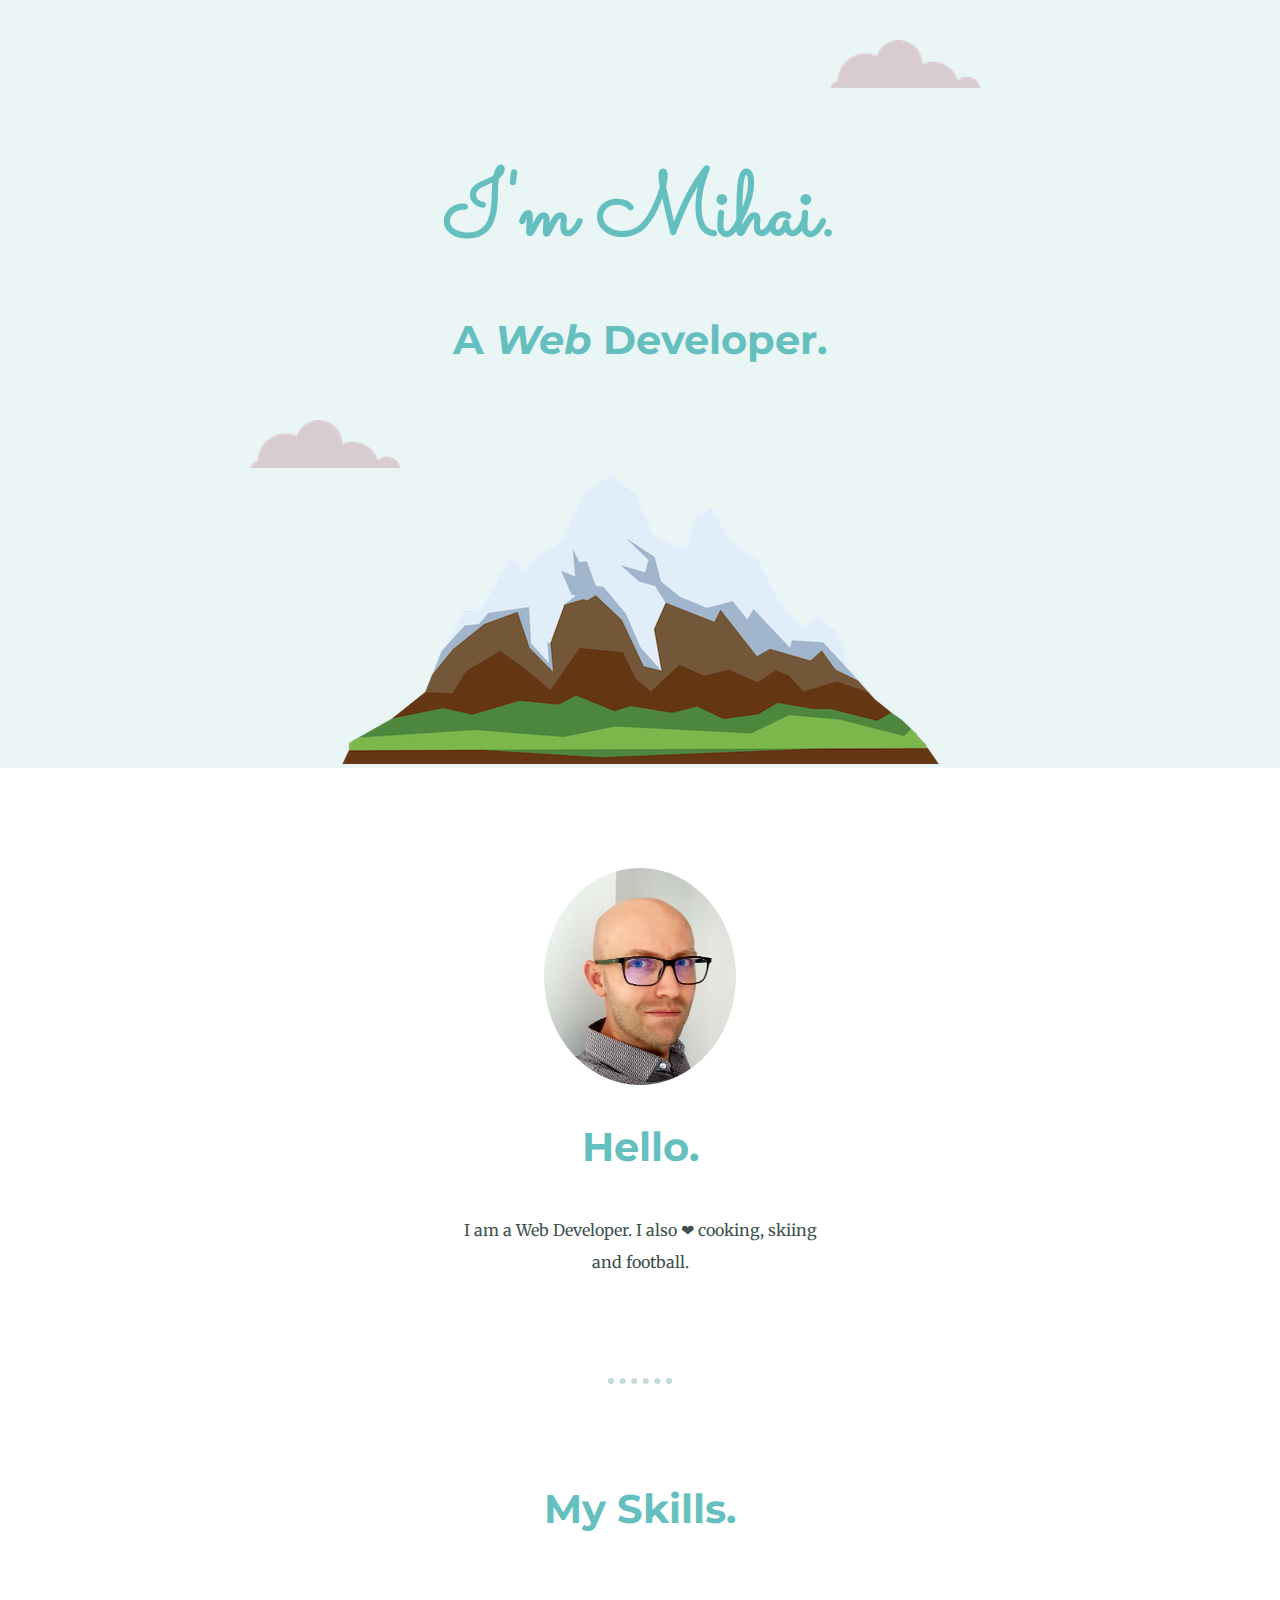
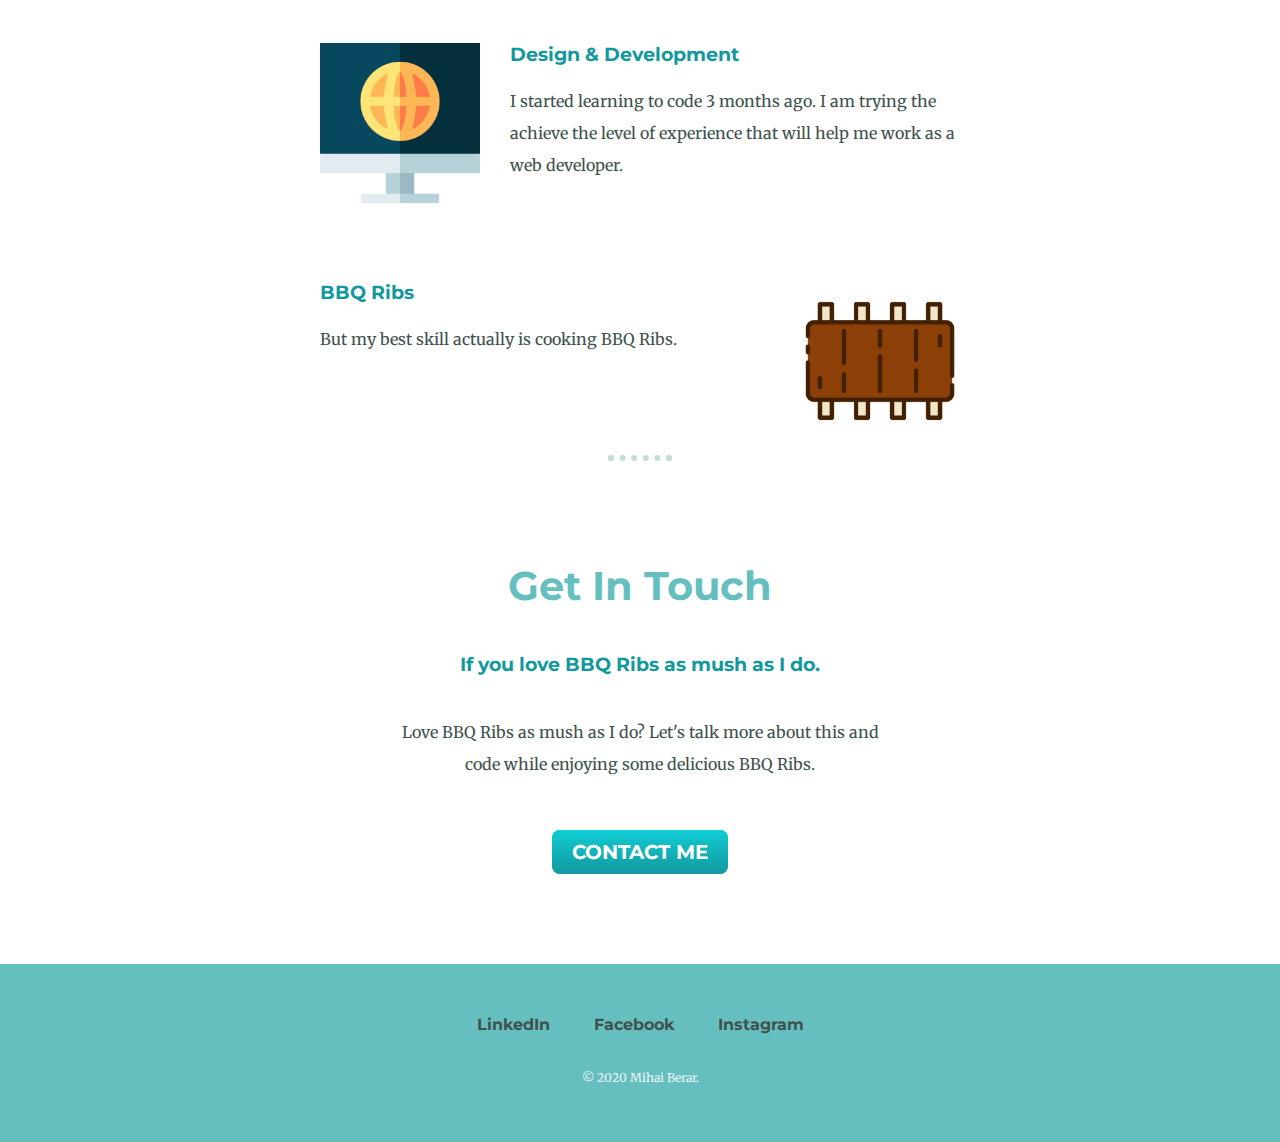
<file: index.html>
<!DOCTYPE html>
<html>

<head>
  <meta charset="utf-8">
  <title>Mihai Berar</title>
  <link href="css/styles.css" rel="stylesheet">
  <link href="favicon.ico" rel="icon">
  <link href="https://fonts.googleapis.com/css2?family=Merriweather:wght@300&family=Montserrat:wght@100&family=Sacramento&display=swap" rel="stylesheet">
</head>

<body>
    <div class="top-container">
        <img class="top-cloud" src="images/cloud.png" alt="cloud-image">
        <h1>I'm Mihai.</h1>
        <h2>A <span>Web</span> Developer.</h2>
        <img class="bottom-cloud" src="images/cloud.png" alt="cloud-image">
        <img src="images/mountain.png" alt="mountain-image">
    </div>
    <div class="middle-container">
      <div class="profile">
        <img class="personal-image" src="images/poza.jpg" alt="personal-image">
        <h2>Hello.</h2>
        <p class="intro">I am a Web Developer. I also ❤ cooking, skiing and football.</p>
      </div>
      <hr>
      <div class="skills">
        <h2>My Skills.</h2>
        <div class="skill-row">
          <img class="computer" src="images/computer.png" alt="Computer Image">
          <h3>Design & Development</h3>
          <p>I started learning to code 3 months ago. I am trying the achieve the level of experience that will help me work as a web developer.</p>
        </div>
        <div class="skill-row">
          <img class="ribs" src="images/ribs.png" alt="BBQ Ribs">
          <h3>BBQ Ribs</h3>
          <p>But my best skill actually is cooking BBQ Ribs.</p>
        </div>
      </div>
      <hr>
      <div class="contact-me">
        <h2>Get In Touch</h2>
        <h3>If you love BBQ Ribs as mush as I do.</h3>
        <p class="contact-message">Love BBQ Ribs as mush as I do? Let's talk more about this and code while enjoying some delicious BBQ Ribs.</p>
        <a class="btn" href="mailto:name@email.com">CONTACT ME</a>
    </div>
    
    <div class="bottom-container">
      <a class="footer-link" href="https://www.linkedin.com/">LinkedIn</a>
      <a class="footer-link" href="https://www.facebook.com/">Facebook</a>
      <a class="footer-link" href="https://www.instagram.com/">Instagram</a>
      <p class="copyright">© 2020 Mihai Berar.</p>
    </div> 
</body>

</html>
</file>
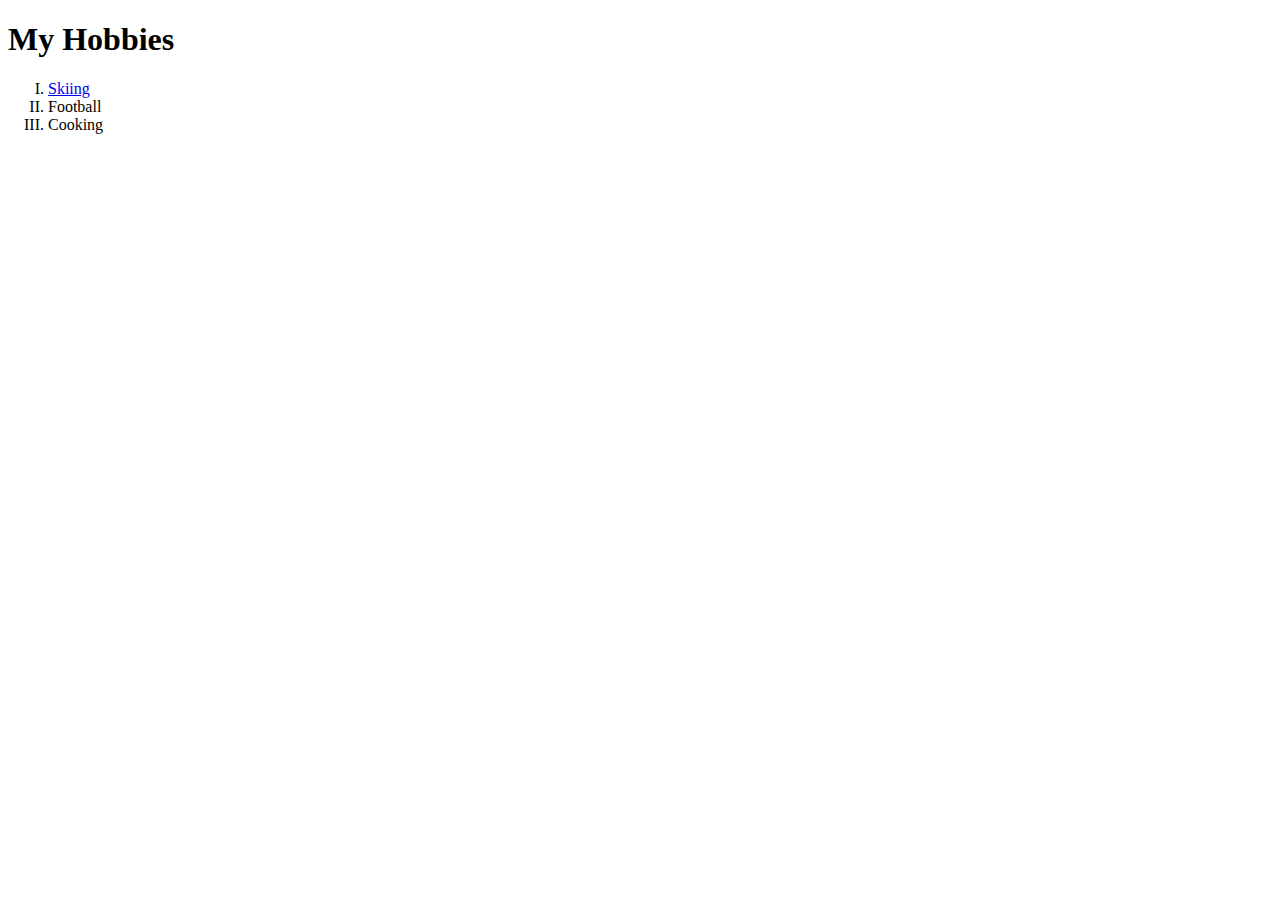
<file: hobbies.html>
<!DOCTYPE html>
<html lang="en">
<head>
    <meta charset="UTF-8">
    <title>My Hobbies</title>
</head>
<body>
    <h1>My Hobbies</h1>
    <ol type="I">
        <li><a href="https://www.youtube.com/watch?v=m57kbx_CGEw">Skiing</a></li>
        <li>Football</li>
        <li>Cooking</li>
    </ol>
</body>
</html>
</file>
<file: css/styles.css>
body {
    color:#40514E;
    margin: 0;
    text-align: center;
    font-family: 'Merriweather', serif; 
}

h1 {
    color: #66BFBF;
    font-size: 90px; /* 16px = 1em = 100% */
    margin: 50px auto 0px auto;
    font-family: 'Sacramento', cursive;
}

h2 {
    color: #66BFBF;
    font-size: 2.5rem;
    font-family: 'Montserrat', sans-serif;
    font-weight: bold;
    padding-bottom: 10px;
}

h3 {
    color: #11999E;
    font-family: 'Montserrat', sans-serif;
}

p{
    line-height: 2;
}

hr {
    border: dotted #c4dbdb 6px;
    border-bottom: none;
    width: 4%;
    margin: 100px auto 100px auto;
}

a {
    color: #40514E;
    text-decoration: none;
    font-weight: bold;
    font-family: 'Montserrat', sans-serif;
    margin: 10px 20px;
}

a:hover {
    color: #eaf6f6;
}

span {
    font-style: italic;
}

.top-container {
     background-color: #EAF6F6;
     position: relative;
     padding-top: 100px;
}
 
.middle-container {
    margin: 100px 0 0 0;
}

.bottom-container {
    background-color: #66BFBF;
    padding: 50px 0 20px; 
    margin: 100px 0 0 0;    
}
.bottom-cloud {
    position: absolute;
    left: 250px;
    bottom: 300px;

}
.top-cloud {
    position: absolute;
    right: 300px;
    top: 40px;
}

.skill-row {
    width: 50%;
    margin: 100px auto 100px auto;
    text-align: left;
    }

.computer {
    width: 25%;
    float: left;
    margin-right: 30px;
}

.ribs {
    width: 25%;
    float: right;
    margin-left: 30px;
}

.intro {
    width: 30%;
    margin: auto;
}

.copyright {
    color:#eaf6f6;
    font-size: 0.75rem;
    padding: 20px 0;
}

.personal-image {
    width: 15%;
    border-radius: 50%;
}

.contact-message {
    width: 40%;
    margin: 40px auto 60px;
}

.btn {
    background: #11cdd4;
    background-image: -webkit-linear-gradient(top, #11cdd4, #11999e);
    background-image: -moz-linear-gradient(top, #11cdd4, #11999e);
    background-image: -ms-linear-gradient(top, #11cdd4, #11999e);
    background-image: -o-linear-gradient(top, #11cdd4, #11999e);
    background-image: linear-gradient(to bottom, #11cdd4, #11999e);
    -webkit-border-radius: 8;
    -moz-border-radius: 8;
    border-radius: 8px;
    font-family: 'Montserrat', sans-serif;
    color: #ffffff;
    font-size: 20px;
    padding: 10px 20px 10px 20px;
    text-decoration: none;
  }
  
  .btn:hover {
    background: #30e3cb;
    background-image: -webkit-linear-gradient(top, #30e3cb, #2bc4ad);
    background-image: -moz-linear-gradient(top, #30e3cb, #2bc4ad);
    background-image: -ms-linear-gradient(top, #30e3cb, #2bc4ad);
    background-image: -o-linear-gradient(top, #30e3cb, #2bc4ad);
    background-image: linear-gradient(to bottom, #30e3cb, #2bc4ad);
    text-decoration: none;
  }
</file>
